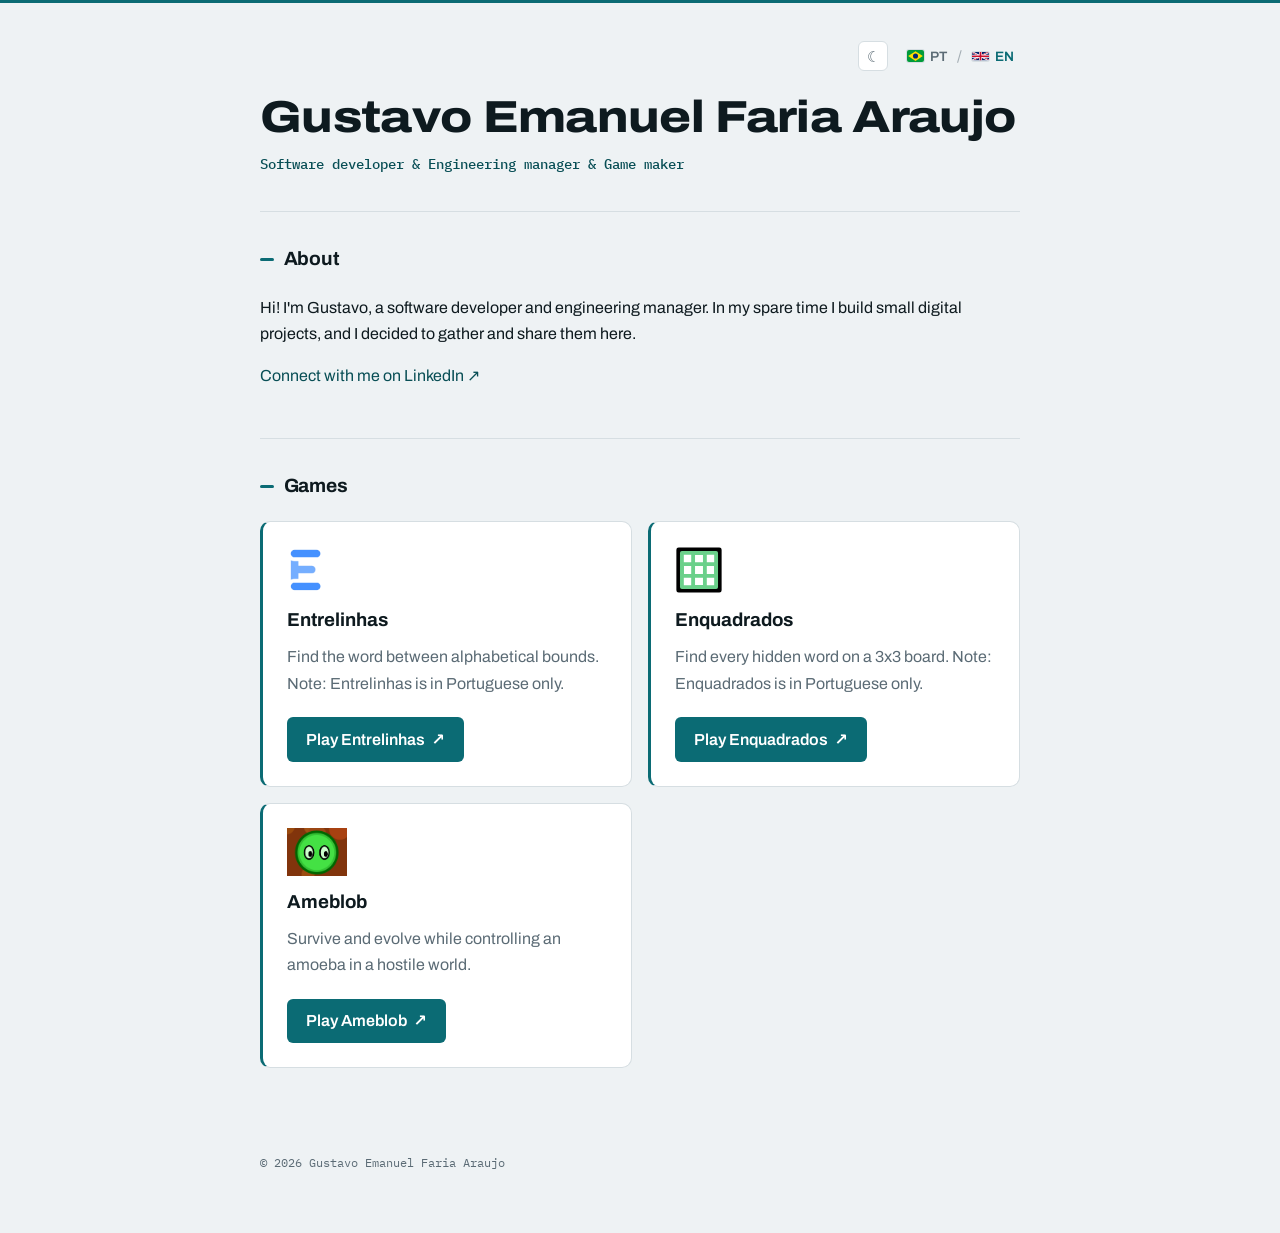
<file: index.html>
<!DOCTYPE html>
<html lang="pt-BR">
<head>
  <meta charset="UTF-8" />
  <meta name="viewport" content="width=device-width, initial-scale=1.0" />

  <!-- Primary metadata (English; the page body itself is bilingual) -->
  <title>Gustavo Emanuel Faria Araujo</title>
  <meta name="description" content="Personal site of Gustavo Emanuel Faria Araujo, software developer and manager, featuring the digital games and projects I build." />
  <link rel="canonical" href="https://gustavoefa.com.br/" />

  <!-- Favicons -->
  <link rel="icon" href="./assets/favicon.svg" type="image/svg+xml" />
  <link rel="icon" href="./assets/favicon.png" sizes="any" />
  <link rel="apple-touch-icon" href="./assets/favicon.png" />

  <script>
    // Set the theme before first paint to avoid a flash: stored choice wins,
    // else the OS preference, else light.
    (function () {
      try {
        var t = localStorage.getItem("theme");
        if (t !== "dark" && t !== "light") {
          t = window.matchMedia && window.matchMedia("(prefers-color-scheme: dark)").matches ? "dark" : "light";
        }
        document.documentElement.setAttribute("data-theme", t);
      } catch (e) {}
    })();
  </script>

  <!-- Open Graph (LinkedIn, WhatsApp, Facebook) -->
  <meta property="og:type" content="website" />
  <meta property="og:url" content="https://gustavoefa.com.br/" />
  <meta property="og:site_name" content="Gustavo Emanuel Faria Araujo" />
  <meta property="og:title" content="Gustavo Emanuel Faria Araujo" />
  <meta property="og:description" content="Personal site of Gustavo Emanuel Faria Araujo, software developer and manager, featuring the digital games and projects I build." />
  <meta property="og:image" content="https://gustavoefa.com.br/assets/og-cover.png" />
  <meta property="og:image:width" content="1200" />
  <meta property="og:image:height" content="630" />
  <meta property="og:locale" content="pt_BR" />
  <meta property="og:locale:alternate" content="en_US" />

  <!-- Twitter / X -->
  <meta name="twitter:card" content="summary_large_image" />
  <meta name="twitter:title" content="Gustavo Emanuel Faria Araujo" />
  <meta name="twitter:description" content="Personal site of Gustavo Emanuel Faria Araujo, software developer and manager, featuring the digital games and projects I build." />
  <meta name="twitter:image" content="https://gustavoefa.com.br/assets/og-cover.png" />

  <!-- Structured data: Person -->
  <script type="application/ld+json">
  {
    "@context": "https://schema.org",
    "@type": "Person",
    "name": "Gustavo Emanuel Faria Araujo",
    "jobTitle": "Lead Software Engineer",
    "url": "https://gustavoefa.com.br/",
    "sameAs": ["https://www.linkedin.com/in/gustavoefa/"]
  }
  </script>

  <link rel="preconnect" href="https://fonts.googleapis.com" />
  <link rel="preconnect" href="https://fonts.gstatic.com" crossorigin />
  <link href="https://fonts.googleapis.com/css2?family=Archivo:wdth,wght@75..125,400..800&family=IBM+Plex+Mono:wght@400;500;600&display=swap" rel="stylesheet" />
  <link rel="stylesheet" href="./assets/base.css" />
  <link rel="stylesheet" href="./assets/styles.css" />
</head>
<body>
  <header class="hero">
    <div class="container">
      <div class="toolbar">
        <button type="button" id="theme-btn" class="theme-btn" aria-label="Toggle theme">
          <span class="theme-ico" aria-hidden="true">☾</span>
        </button>
        <div class="lang-switch" role="group" aria-label="Language / Idioma">
          <button type="button" data-lang="pt" class="lang-btn" aria-pressed="false">
            <svg class="flag" viewBox="0 0 28 20" aria-hidden="true"><use href="./assets/flags.svg#flag-br" /></svg>
            <span>PT</span>
          </button>
          <span class="lang-sep">/</span>
          <button type="button" data-lang="en" class="lang-btn" aria-pressed="false">
            <svg class="flag" viewBox="0 0 60 30" aria-hidden="true"><use href="./assets/flags.svg#flag-uk" /></svg>
            <span>EN</span>
          </button>
        </div>
      </div>
      <h1>Gustavo Emanuel Faria Araujo</h1>
      <p class="tagline" data-i18n="tagline">Desenvolvedor &amp; Gerente de software &amp; Criador de jogos</p>
    </div>
  </header>

  <main class="container">
    <!-- About -->
    <section id="sobre" class="section">
      <h2 data-i18n="about_title">Sobre</h2>
      <p data-i18n="about_body">
        Olá! Eu sou o Gustavo, desenvolvedor e gerente de software. Nas horas
        vagas, crio alguns projetos digitais e decidi reuni-los e compartilhá-los aqui.
      </p>
      <p class="links">
        <a href="https://www.linkedin.com/in/gustavoefa/" target="_blank" rel="noopener noreferrer" data-i18n="about_linkedin">
          Conecte-se comigo no LinkedIn ↗
        </a>
      </p>
    </section>

    <!-- Games -->
    <section id="jogos" class="section">
      <h2 data-i18n="games_title">Jogos</h2>
      <div class="cards">
        <article class="card">
          <img class="card-logo" src="./assets/entrelinhas-logo.png" alt="" width="48" height="62" />
          <h3>Entrelinhas</h3>
          <p data-i18n="entrelinhas_desc">Ache palavras entre limites alfabéticos.</p>
          <a class="button" href="/entrelinhas/" target="_blank" rel="noopener noreferrer" data-i18n="entrelinhas_play">Jogar Entrelinhas</a>
        </article>
        <article class="card">
          <img class="card-logo" src="./assets/enquadrados-logo.svg" alt="" width="48" height="48" />
          <h3>Enquadrados</h3>
          <p data-i18n="enquadrados_desc">Ache todas as palavras escondidas num tabuleiro 3x3.</p>
          <a class="button" href="/enquadrados/" target="_blank" rel="noopener noreferrer" data-i18n="enquadrados_play">Jogar Enquadrados</a>
        </article>
        <article class="card">
          <img class="card-logo" src="./assets/ameblob-logo.png" alt="" width="48" height="38" />
          <h3>Ameblob</h3>
          <p data-i18n="ameblob_desc">Sobreviva e evolua controlando uma ameba num mundo hostil.</p>
          <a class="button" href="/ameblob/" target="_blank" rel="noopener noreferrer" data-i18n="ameblob_play">Jogar Ameblob</a>
        </article>
      </div>
    </section>
  </main>

  <footer class="container">
    <p>&copy; <span id="year"></span> Gustavo Emanuel Faria Araujo</p>
  </footer>

  <script>
    const translations = {
      pt: {
        lang: "pt-BR",
        title: "Gustavo Emanuel Faria Araujo",
        description:
          "Site pessoal de Gustavo Emanuel Faria Araujo, desenvolvedor e gerente de software, com os jogos e projetos digitais que eu crio.",
        tagline: "Desenvolvedor & Gerente de software & Criador de jogos",
        about_title: "Sobre",
        about_body:
          "Olá! Eu sou o Gustavo, desenvolvedor e gerente de software. Nas horas vagas, crio alguns projetos digitais e decidi reuni-los e compartilhá-los aqui.",
        about_linkedin: "Conecte-se comigo no LinkedIn ↗",
        games_title: "Jogos",
        entrelinhas_desc: "Ache palavras entre limites alfabéticos.",
        entrelinhas_play: "Jogar Entrelinhas",
        enquadrados_desc: "Ache todas as palavras escondidas num tabuleiro 3x3.",
        enquadrados_play: "Jogar Enquadrados",
        ameblob_desc: "Sobreviva e evolua controlando uma ameba num mundo hostil.",
        ameblob_play: "Jogar Ameblob",
        theme: { light: "Tema claro", dark: "Tema escuro" },
      },
      en: {
        lang: "en",
        title: "Gustavo Emanuel Faria Araujo",
        description:
          "Personal site of Gustavo Emanuel Faria Araujo, software developer and manager, featuring the digital games and projects I build.",
        tagline: "Software developer & Engineering manager & Game maker",
        about_title: "About",
        about_body:
          "Hi! I'm Gustavo, a software developer and engineering manager. In my spare time I build small digital projects, and I decided to gather and share them here.",
        about_linkedin: "Connect with me on LinkedIn ↗",
        games_title: "Games",
        entrelinhas_desc:
          "Find the word between alphabetical bounds. Note: Entrelinhas is in Portuguese only.",
        entrelinhas_play: "Play Entrelinhas",
        enquadrados_desc:
          "Find every hidden word on a 3x3 board. Note: Enquadrados is in Portuguese only.",
        enquadrados_play: "Play Enquadrados",
        ameblob_desc: "Survive and evolve while controlling an amoeba in a hostile world.",
        ameblob_play: "Play Ameblob",
        theme: { light: "Light theme", dark: "Dark theme" },
      },
    };

    function applyLanguage(lang) {
      currentLang = lang;
      const dict = translations[lang] || translations.pt;
      document.documentElement.lang = dict.lang;
      document.title = dict.title;
      document.querySelector('meta[name="description"]').content = dict.description;
      document.querySelectorAll("[data-i18n]").forEach((el) => {
        const key = el.getAttribute("data-i18n");
        if (dict[key]) el.textContent = dict[key];
      });
      document.querySelectorAll(".lang-btn").forEach((btn) => {
        const isActive = btn.dataset.lang === lang;
        btn.classList.toggle("active", isActive);
        btn.setAttribute("aria-pressed", String(isActive));
      });
      renderThemeBtn(dict);
      try {
        localStorage.setItem("lang", lang);
      } catch (e) {}
    }

    document.querySelectorAll(".lang-btn").forEach((btn) => {
      btn.addEventListener("click", () => applyLanguage(btn.dataset.lang));
    });

    // Theme toggle. The theme itself is applied to <html data-theme> before
    // paint by the inline script in <head>; here we sync the button's icon
    // and label to the current theme (and the current language) and persist
    // any click, mirroring the resume page's toggle.
    let currentTheme =
      document.documentElement.getAttribute("data-theme") === "dark" ? "dark" : "light";
    let currentLang = "pt";

    function renderThemeBtn(dict) {
      const btn = document.getElementById("theme-btn");
      if (!btn) return;
      const dark = currentTheme === "dark";
      const ico = btn.querySelector(".theme-ico");
      if (ico) ico.textContent = dark ? "☀" : "☾"; // shows the destination state
      const label = dark ? dict.theme.light : dict.theme.dark; // action: switch to…
      btn.setAttribute("aria-label", label);
      btn.setAttribute("title", label);
    }

    const themeBtn = document.getElementById("theme-btn");
    if (themeBtn)
      themeBtn.addEventListener("click", () => {
        currentTheme = currentTheme === "dark" ? "light" : "dark";
        document.documentElement.setAttribute("data-theme", currentTheme);
        try {
          localStorage.setItem("theme", currentTheme);
        } catch (e) {}
        renderThemeBtn(translations[currentLang] || translations.pt);
      });

    let saved = null;
    try {
      saved = localStorage.getItem("lang");
    } catch (e) {}
    const browserPt = (navigator.language || "").toLowerCase().startsWith("pt");
    currentLang = saved || (browserPt ? "pt" : "en");
    applyLanguage(currentLang);

    document.getElementById("year").textContent = new Date().getFullYear();
  </script>
</body>
</html>
</file>
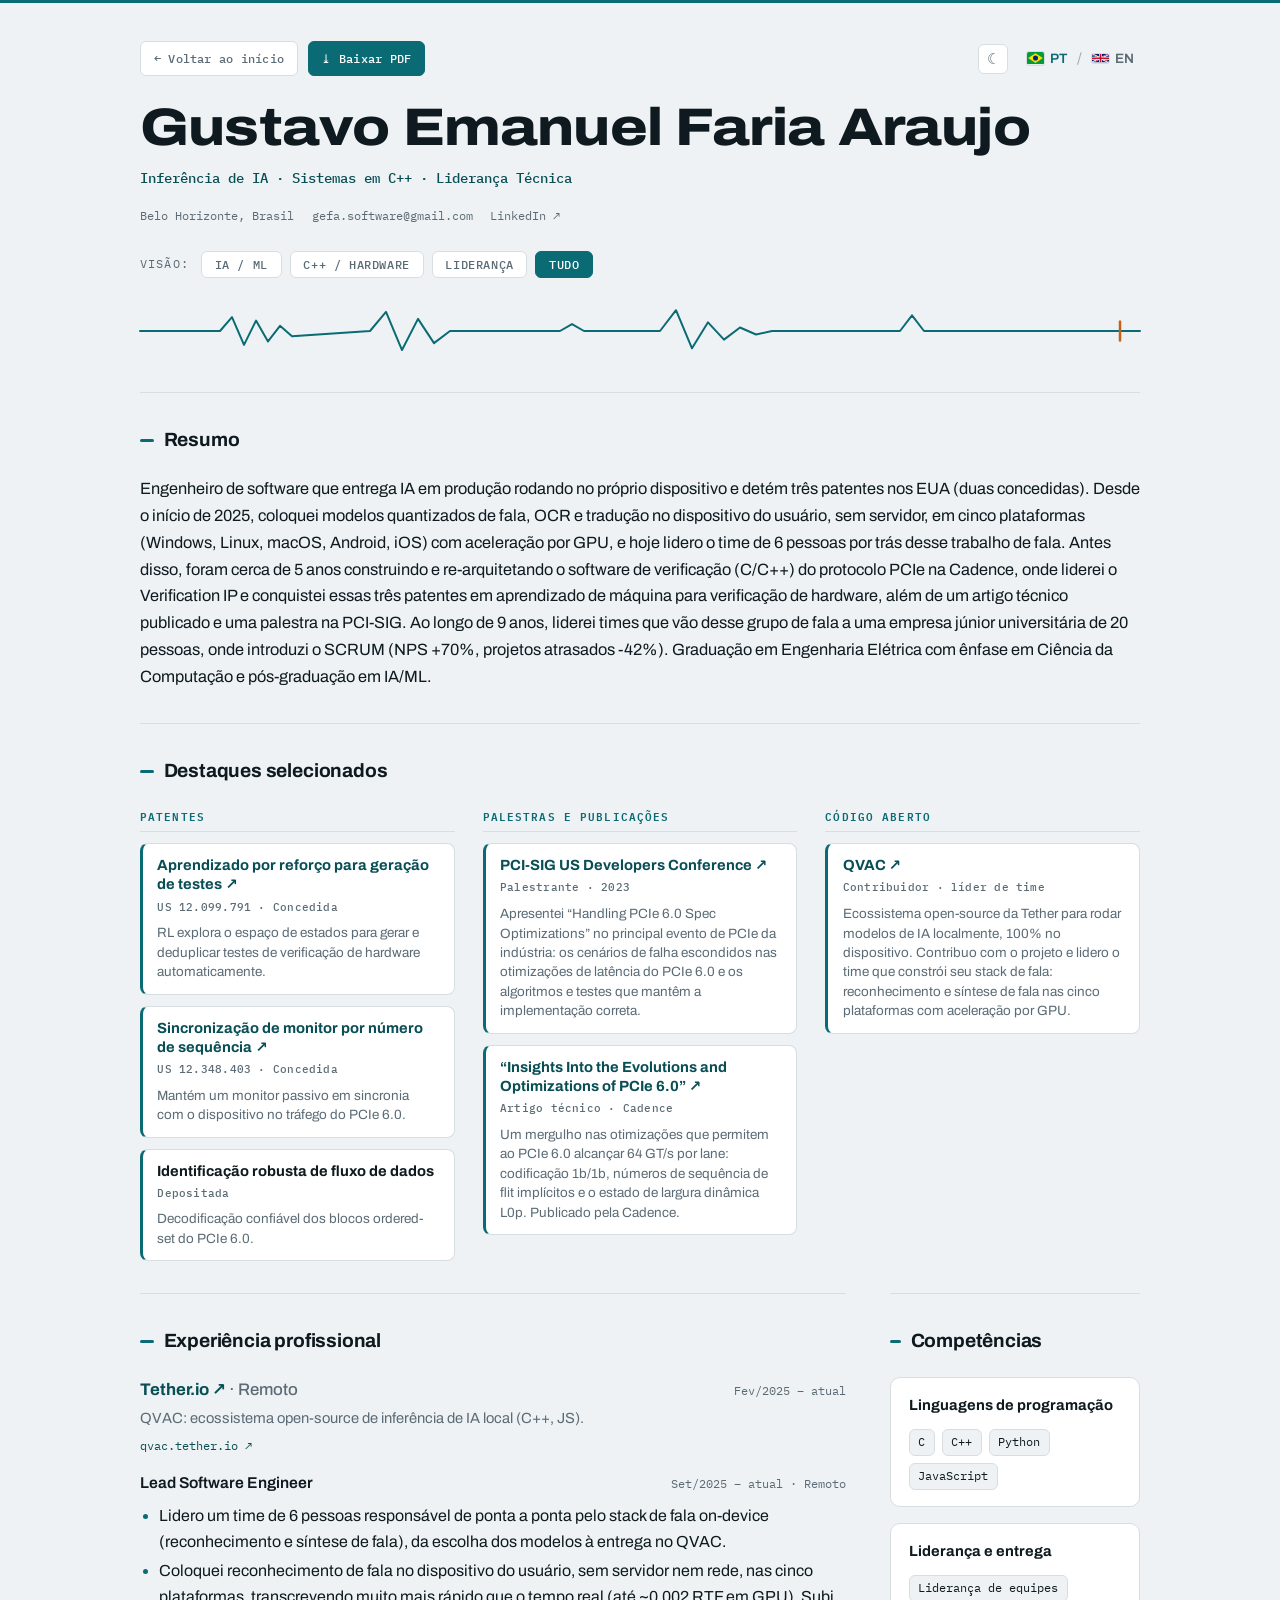
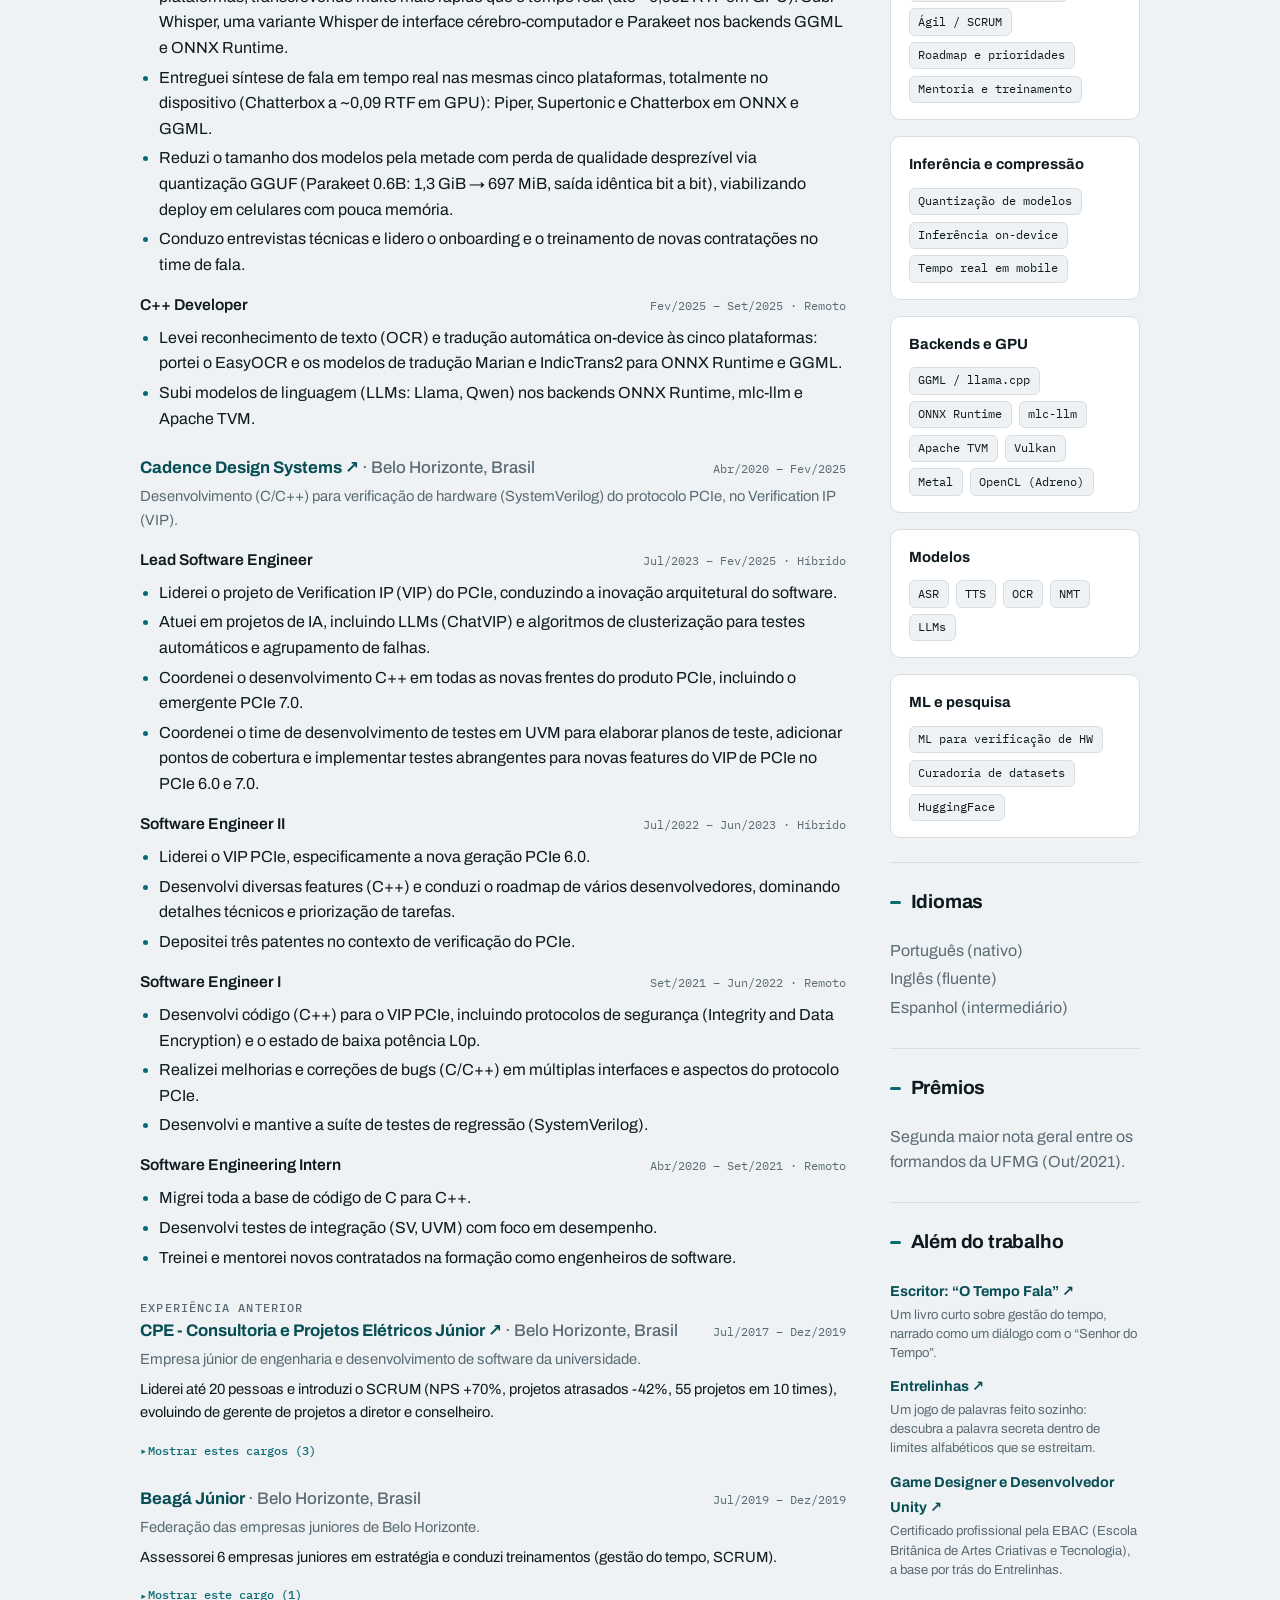
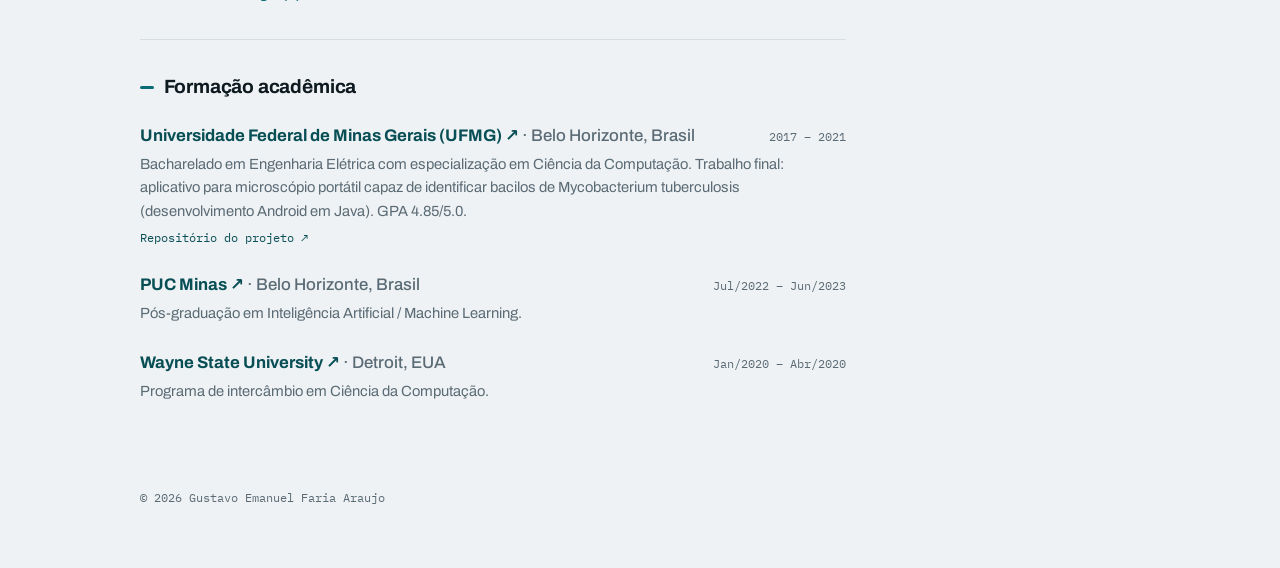
<file: curriculo/index.html>
<!DOCTYPE html>
<html lang="pt-BR">
<head>
  <meta charset="UTF-8" />
  <meta name="viewport" content="width=device-width, initial-scale=1.0" />
  <meta name="robots" content="noindex, nofollow" />
  <title>Gustavo Araujo - Currículo</title>
  <meta name="description" content="Currículo de Gustavo Araujo, Lead Software Engineer." />
  <link rel="icon" href="../assets/favicon.svg" type="image/svg+xml" />
  <link rel="icon" href="../assets/favicon.png" sizes="any" />
  <link rel="apple-touch-icon" href="../assets/favicon.png" />
  <script>
    // Set the theme before first paint to avoid a flash: stored choice wins,
    // else the OS preference, else light (the default datasheet look).
    (function () {
      try {
        var t = localStorage.getItem("resumeTheme");
        if (t !== "dark" && t !== "light") {
          t = window.matchMedia && window.matchMedia("(prefers-color-scheme: dark)").matches ? "dark" : "light";
        }
        document.documentElement.setAttribute("data-theme", t);
      } catch (e) {}
    })();
  </script>
  <link rel="preconnect" href="https://fonts.googleapis.com" />
  <link rel="preconnect" href="https://fonts.gstatic.com" crossorigin />
  <link href="https://fonts.googleapis.com/css2?family=Archivo:wdth,wght@75..125,400..800&family=IBM+Plex+Mono:wght@400;500;600&display=swap" rel="stylesheet" />
  <link rel="stylesheet" href="../assets/base.css" />
  <link rel="stylesheet" href="../assets/resume.css" />
</head>
<body>
  <header class="resume-hero">
    <div class="container">
      <div class="toolbar">
        <div class="toolbar-left">
          <a href="../" id="r-back" class="back-btn">← Voltar ao início</a>
          <a id="r-print" class="back-btn print-btn" href="../assets/Gustavo-Araujo-Resume.pdf" download="Gustavo-Araujo-Curriculo.pdf">⤓ Baixar PDF</a>
        </div>
        <div class="toolbar-right">
        <button type="button" id="r-theme" class="theme-btn" aria-label="Toggle theme">
          <span class="theme-ico" aria-hidden="true">☾</span>
        </button>
        <div class="lang-switch" role="group" aria-label="Language / Idioma">
          <button type="button" data-lang="pt" class="lang-btn" aria-pressed="false">
            <svg class="flag" viewBox="0 0 28 20" aria-hidden="true"><use href="../assets/flags.svg#flag-br" /></svg>
            <span>PT</span>
          </button>
          <span class="lang-sep">/</span>
          <button type="button" data-lang="en" class="lang-btn" aria-pressed="false">
            <svg class="flag" viewBox="0 0 60 30" aria-hidden="true"><use href="../assets/flags.svg#flag-uk" /></svg>
            <span>EN</span>
          </button>
        </div>
        </div>
      </div>
      <h1 id="r-name">Gustavo Emanuel Faria Araujo</h1>
      <p class="role" id="r-role">Lead Software Engineer</p>
      <div class="contact" id="r-contact"></div>
      <svg class="wave" viewBox="0 0 1000 60" preserveAspectRatio="none" aria-hidden="true">
        <path class="trace" pathLength="100" d="M0 30 L80 30 L92 14 L104 46 L116 18 L128 42 L140 24 L152 36 L230 30 L246 8 L262 52 L278 16 L294 44 L310 30 L420 30 L432 22 L444 30 L520 30 L536 6 L552 50 L568 20 L584 40 L600 26 L616 34 L632 30 L760 30 L772 12 L784 30 L1000 30" />
        <line class="cursor" x1="980" y1="19" x2="980" y2="41" />
      </svg>
    </div>
  </header>

  <main class="container">
    <section class="section">
      <h2 id="r-summary-title">Resumo</h2>
      <p class="summary" id="r-summary"></p>
    </section>

    <section class="section">
      <h2 id="r-highlights-title">Destaques selecionados</h2>
      <div class="highlights" id="r-highlights"></div>
    </section>

    <div class="resume-layout">
      <div class="resume-main">
        <section class="section">
          <h2 id="r-exp-title">Experiência profissional</h2>
          <div id="r-experience"></div>
        </section>

      <section class="section">
        <h2 id="r-edu-title">Formação acadêmica</h2>
        <div id="r-education"></div>
      </section>
    </div>

    <aside class="resume-side">
      <section class="section">
        <h2 id="r-skills-title">Competências</h2>
        <div class="skill-grid" id="r-skills"></div>
      </section>

      <section class="section">
        <h2 id="r-lang-title">Idiomas</h2>
        <ul class="side-list" id="r-languages"></ul>
      </section>

      <section class="section">
        <h2 id="r-awards-title">Prêmios</h2>
        <ul class="side-list" id="r-awards"></ul>
      </section>

      <section class="section">
        <h2 id="r-beyond-title">Além do trabalho</h2>
        <ul class="beyond-list" id="r-beyond"></ul>
      </section>
    </aside>
    </div>
  </main>

  <footer class="container">
    <p>&copy; <span id="year"></span> Gustavo Emanuel Faria Araujo</p>
  </footer>

  <script>window.RESUME_DEFAULT_LANG = "pt";</script>
  <script src="../assets/resume.js"></script>
</body>
</html>
</file>
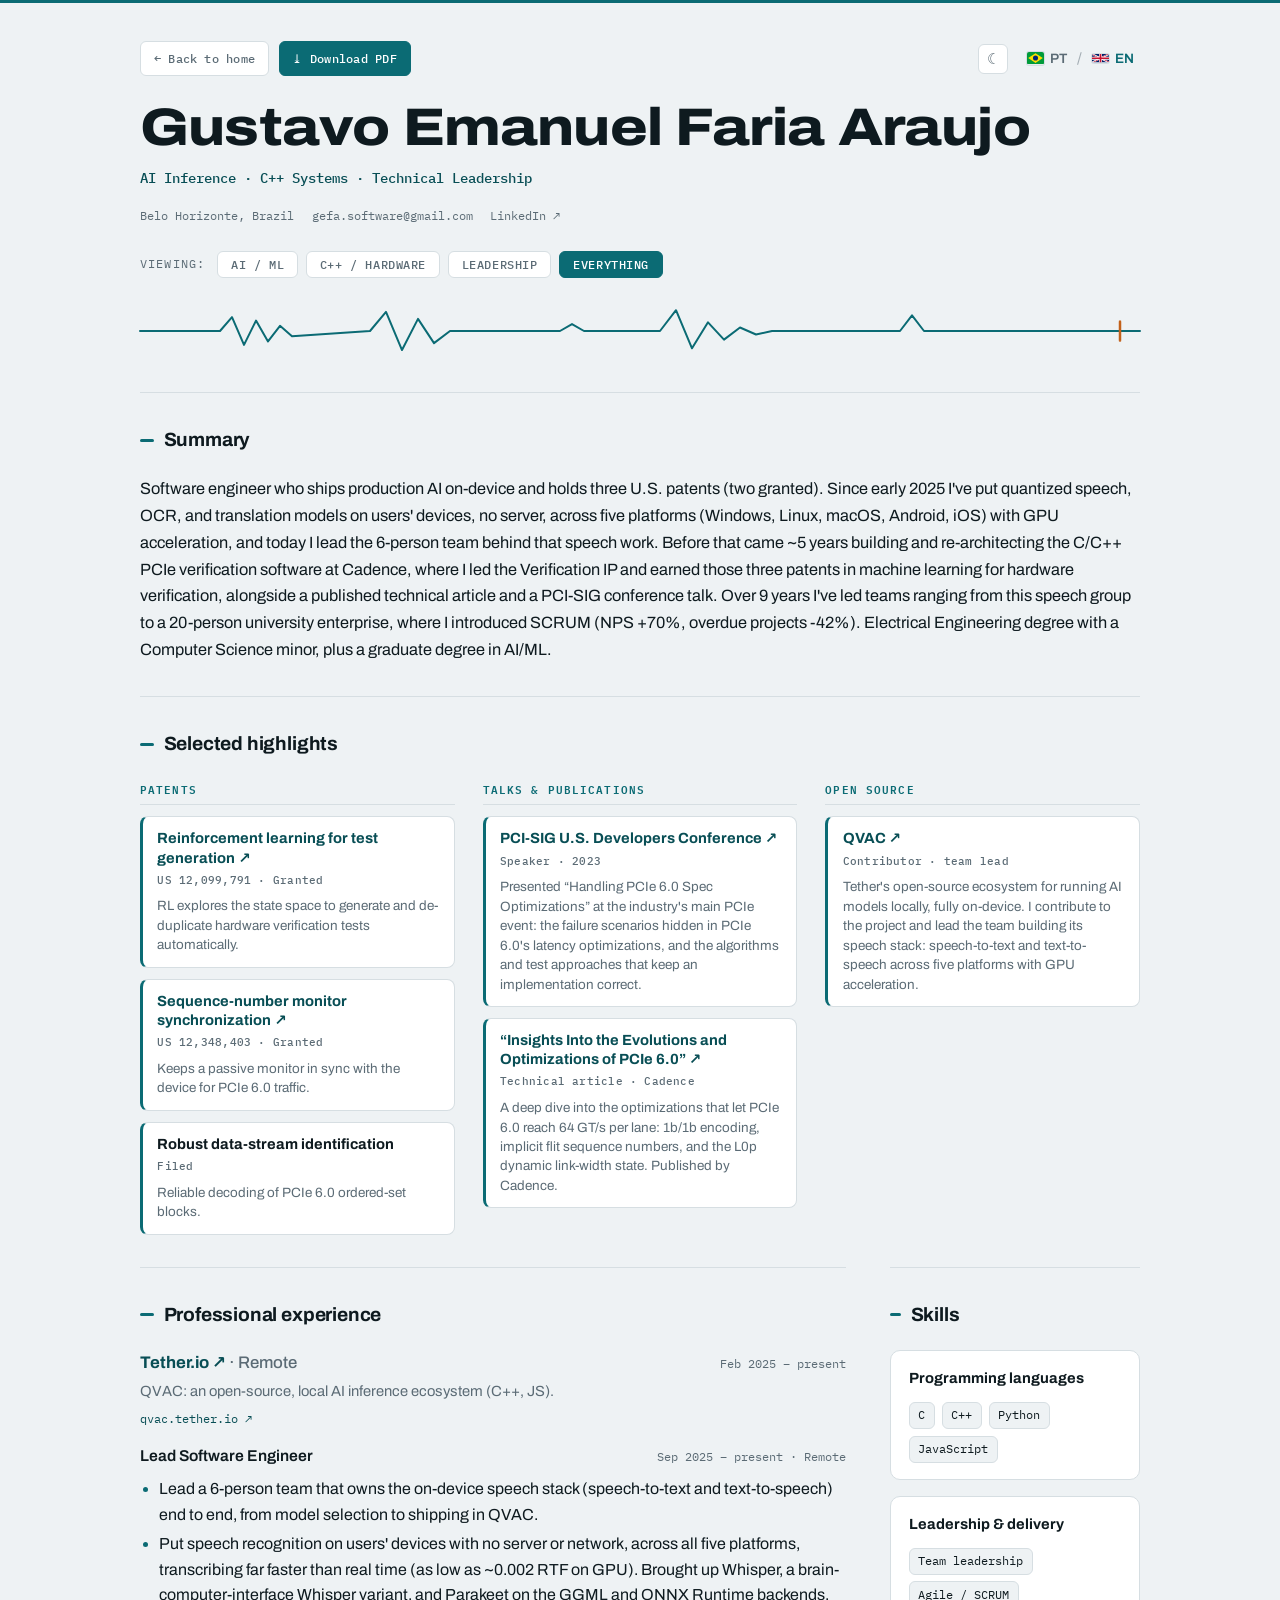
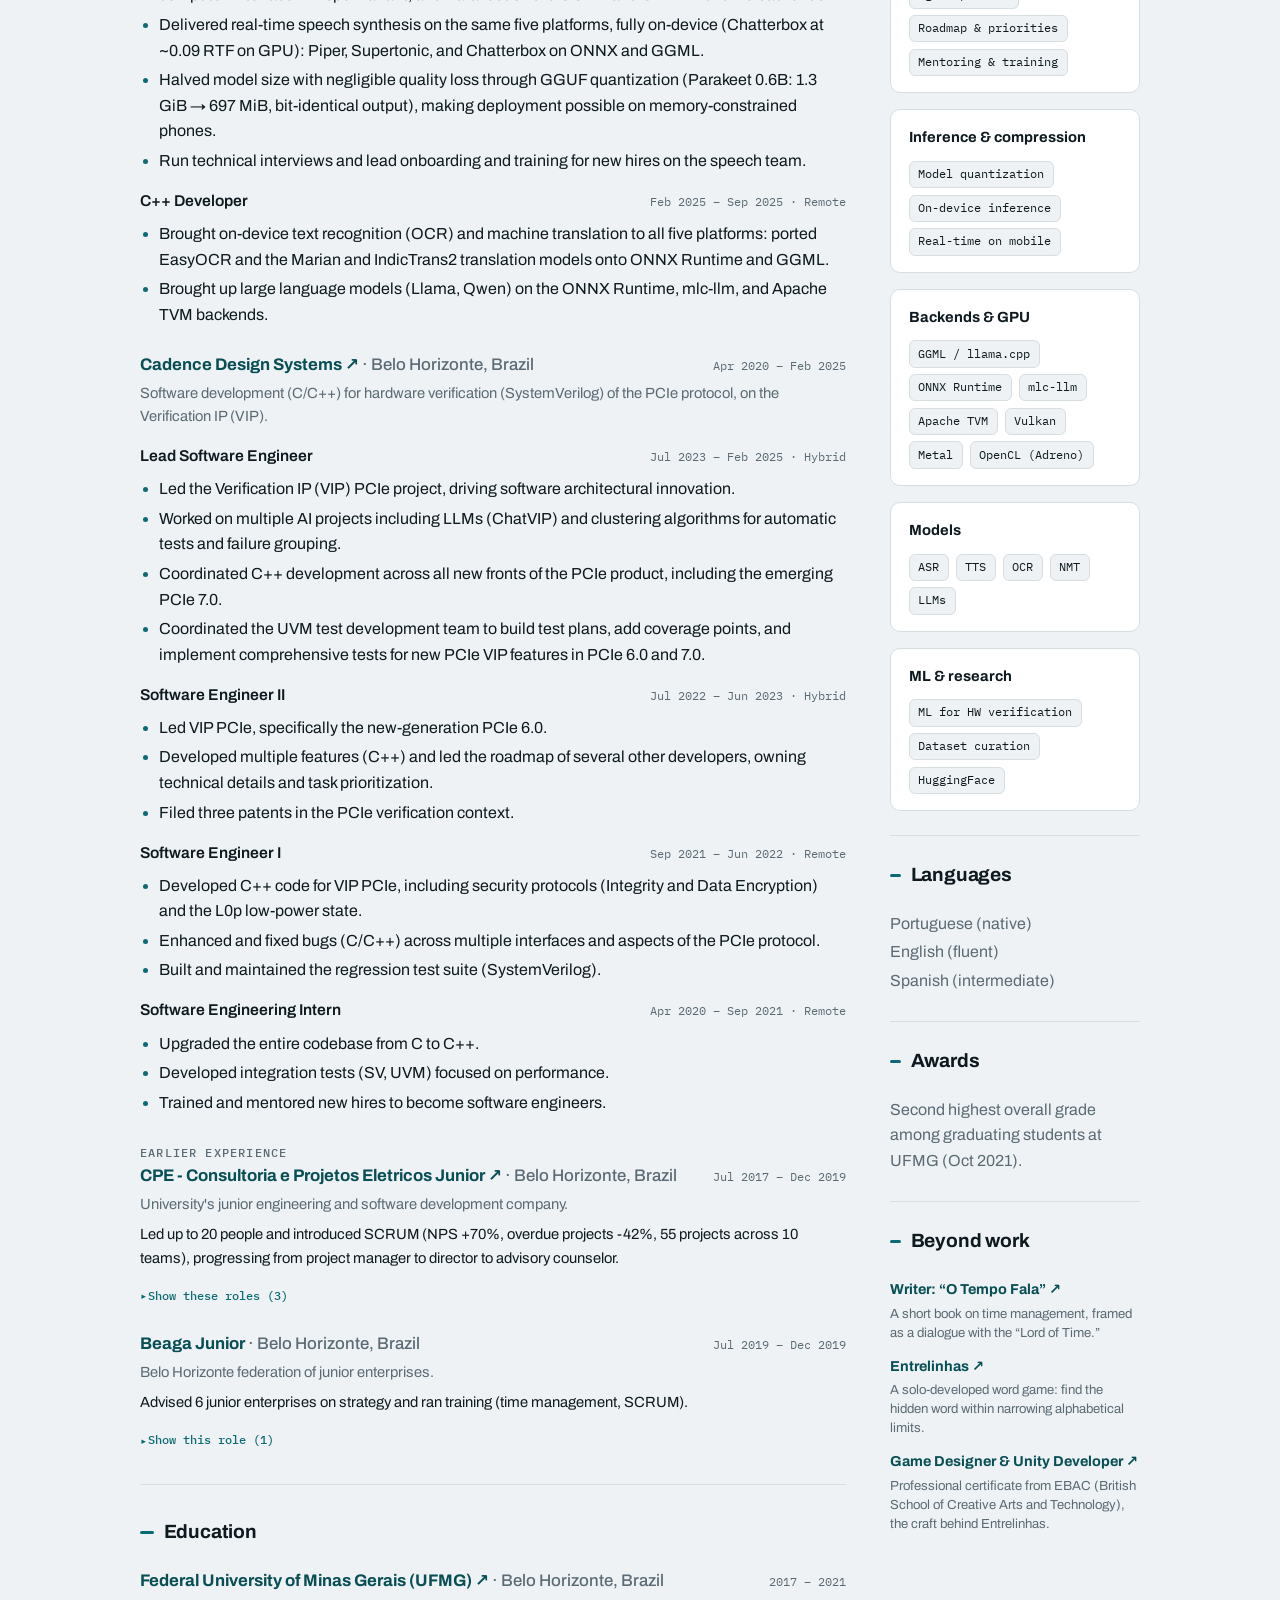
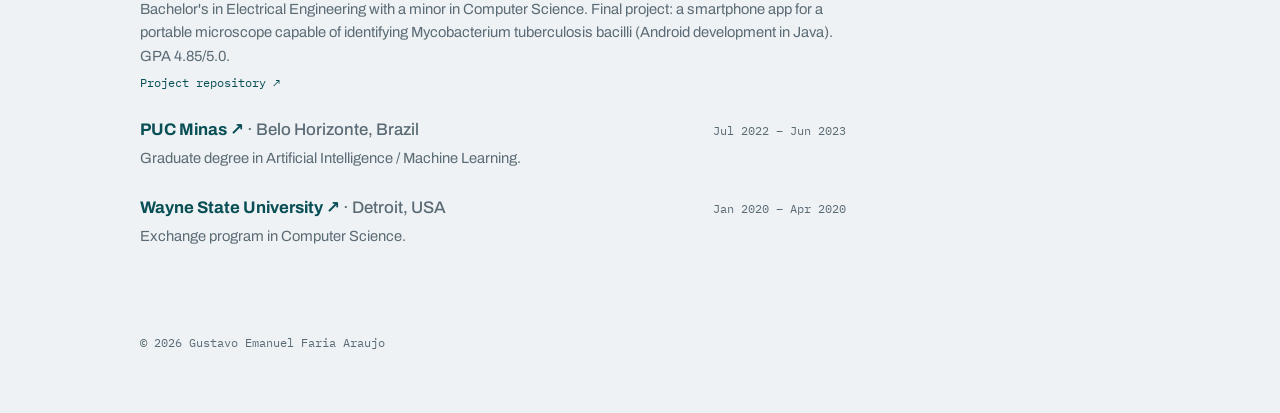
<file: resume/index.html>
<!DOCTYPE html>
<html lang="en">
<head>
  <meta charset="UTF-8" />
  <meta name="viewport" content="width=device-width, initial-scale=1.0" />
  <meta name="robots" content="noindex, nofollow" />
  <title>Gustavo Araujo - Resume</title>
  <meta name="description" content="Resume of Gustavo Araujo, Lead Software Engineer." />
  <link rel="icon" href="../assets/favicon.svg" type="image/svg+xml" />
  <link rel="icon" href="../assets/favicon.png" sizes="any" />
  <link rel="apple-touch-icon" href="../assets/favicon.png" />
  <script>
    // Set the theme before first paint to avoid a flash: stored choice wins,
    // else the OS preference, else light (the default datasheet look).
    (function () {
      try {
        var t = localStorage.getItem("resumeTheme");
        if (t !== "dark" && t !== "light") {
          t = window.matchMedia && window.matchMedia("(prefers-color-scheme: dark)").matches ? "dark" : "light";
        }
        document.documentElement.setAttribute("data-theme", t);
      } catch (e) {}
    })();
  </script>
  <link rel="preconnect" href="https://fonts.googleapis.com" />
  <link rel="preconnect" href="https://fonts.gstatic.com" crossorigin />
  <link href="https://fonts.googleapis.com/css2?family=Archivo:wdth,wght@75..125,400..800&family=IBM+Plex+Mono:wght@400;500;600&display=swap" rel="stylesheet" />
  <link rel="stylesheet" href="../assets/base.css" />
  <link rel="stylesheet" href="../assets/resume.css" />
</head>
<body>
  <header class="resume-hero">
    <div class="container">
      <div class="toolbar">
        <div class="toolbar-left">
          <a href="../" id="r-back" class="back-btn">← Back to home</a>
          <a id="r-print" class="back-btn print-btn" href="../assets/Gustavo-Araujo-Resume.pdf" download="Gustavo-Araujo-Resume.pdf">⤓ Download PDF</a>
        </div>
        <div class="toolbar-right">
        <button type="button" id="r-theme" class="theme-btn" aria-label="Toggle theme">
          <span class="theme-ico" aria-hidden="true">☾</span>
        </button>
        <div class="lang-switch" role="group" aria-label="Language / Idioma">
          <button type="button" data-lang="pt" class="lang-btn" aria-pressed="false">
            <svg class="flag" viewBox="0 0 28 20" aria-hidden="true"><use href="../assets/flags.svg#flag-br" /></svg>
            <span>PT</span>
          </button>
          <span class="lang-sep">/</span>
          <button type="button" data-lang="en" class="lang-btn" aria-pressed="false">
            <svg class="flag" viewBox="0 0 60 30" aria-hidden="true"><use href="../assets/flags.svg#flag-uk" /></svg>
            <span>EN</span>
          </button>
        </div>
        </div>
      </div>
      <h1 id="r-name">Gustavo Emanuel Faria Araujo</h1>
      <p class="role" id="r-role">Lead Software Engineer</p>
      <div class="contact" id="r-contact"></div>
      <svg class="wave" viewBox="0 0 1000 60" preserveAspectRatio="none" aria-hidden="true">
        <path class="trace" pathLength="100" d="M0 30 L80 30 L92 14 L104 46 L116 18 L128 42 L140 24 L152 36 L230 30 L246 8 L262 52 L278 16 L294 44 L310 30 L420 30 L432 22 L444 30 L520 30 L536 6 L552 50 L568 20 L584 40 L600 26 L616 34 L632 30 L760 30 L772 12 L784 30 L1000 30" />
        <line class="cursor" x1="980" y1="19" x2="980" y2="41" />
      </svg>
    </div>
  </header>

  <main class="container">
    <section class="section">
      <h2 id="r-summary-title">Summary</h2>
      <p class="summary" id="r-summary"></p>
    </section>

    <section class="section">
      <h2 id="r-highlights-title">Selected highlights</h2>
      <div class="highlights" id="r-highlights"></div>
    </section>

    <div class="resume-layout">
      <div class="resume-main">
        <section class="section">
          <h2 id="r-exp-title">Professional experience</h2>
          <div id="r-experience"></div>
        </section>

      <section class="section">
        <h2 id="r-edu-title">Education</h2>
        <div id="r-education"></div>
      </section>
    </div>

    <aside class="resume-side">
      <section class="section">
        <h2 id="r-skills-title">Skills</h2>
        <div class="skill-grid" id="r-skills"></div>
      </section>

      <section class="section">
        <h2 id="r-lang-title">Languages</h2>
        <ul class="side-list" id="r-languages"></ul>
      </section>

      <section class="section">
        <h2 id="r-awards-title">Awards</h2>
        <ul class="side-list" id="r-awards"></ul>
      </section>

      <section class="section">
        <h2 id="r-beyond-title">Beyond work</h2>
        <ul class="beyond-list" id="r-beyond"></ul>
      </section>
    </aside>
    </div>
  </main>

  <footer class="container">
    <p>&copy; <span id="year"></span> Gustavo Emanuel Faria Araujo</p>
  </footer>

  <script>window.RESUME_DEFAULT_LANG = "en";</script>
  <script src="../assets/resume.js"></script>
</body>
</html>
</file>
<file: assets/base.css>
/* Shared foundation for every page: design tokens, reset, and the
   PT/EN language switch component. Link this before any page sheet. */

:root {
  --bg: #0f1220;
  --surface: #1a1f35;
  --text: #e8eaf2;
  --muted: #9aa0b5;
  --accent: #6c8cff;
  --accent-hover: #88a2ff;
  --radius: 14px;
}

* {
  box-sizing: border-box;
}

body {
  margin: 0;
  font-family: system-ui, -apple-system, "Segoe UI", Roboto, sans-serif;
  background: var(--bg);
  color: var(--text);
  line-height: 1.6;
}

/* Language switch */
.lang-switch {
  display: flex;
  align-items: center;
  gap: 0.25rem;
}

.lang-btn {
  display: inline-flex;
  align-items: center;
  gap: 0.35rem;
  background: none;
  border: none;
  color: var(--muted);
  font: inherit;
  font-size: 0.85rem;
  font-weight: 600;
  letter-spacing: 0.03em;
  padding: 0.15rem 0.35rem;
  cursor: pointer;
  border-radius: 6px;
  transition: color 0.15s ease;
}

.lang-btn:hover {
  color: var(--text);
}

.lang-btn.active {
  color: var(--accent);
}

.flag {
  width: 1.25em;
  height: auto;
  border-radius: 2px;
  display: block;
  box-shadow: 0 0 0 1px rgba(255, 255, 255, 0.15);
}

.lang-sep {
  color: var(--muted);
  opacity: 0.5;
}
</file>
<file: assets/styles.css>
/* Page-specific styles for the landing page. Shared reset and the
   language-switch component live in base.css (linked first).

   Palette/typography mirror the resume page (assets/resume.css): cool paper,
   a signal-teal accent, Archivo for display type, IBM Plex Mono for small
   readout-style labels. Kept a separate copy (not a shared import) so each
   page's tokens can drift independently if needed. Toggled via data-theme on
   <html>, set before paint by an inline script in index.html; the toggle
   button persists the choice to localStorage under "theme". */

:root {
  --paper: #eef2f4;
  --surface: #ffffff;
  --ink: #0e1a1f;
  --text: #0e1a1f;
  --muted: #5b6b75;
  --line: #d6dee2;
  --accent: #0b6b74;
  --accent-strong: #084e55;
  --accent-hover: #0b6b74;
  --radius: 10px;
  --bg: #eef2f4;
  --mono: "IBM Plex Mono", ui-monospace, "Cascadia Code", Consolas, monospace;
  --sans: "Archivo", system-ui, -apple-system, "Segoe UI", Roboto, sans-serif;
}

:root[data-theme="dark"] {
  --paper: #0b1316;
  --surface: #121e22;
  --ink: #e8eff0;
  --text: #e8eff0;
  --muted: #8ba2a8;
  --line: rgba(255, 255, 255, 0.1);
  --accent: #2fb9b3;
  --accent-strong: #5fd6cf;
  --accent-hover: #5fd6cf;
  --bg: #0b1316;
}

html {
  scroll-behavior: smooth;
}

body {
  font-family: var(--sans);
}

.container {
  width: min(760px, 92%);
  margin: 0 auto;
}

a:focus-visible,
button:focus-visible {
  outline: 2px solid var(--accent);
  outline-offset: 2px;
  border-radius: 4px;
}

/* The lang-switch flag ring (white in base.css) is invisible on light paper. */
.flag {
  box-shadow: 0 0 0 1px var(--line);
}

/* Toolbar: theme toggle + language switch, top-right. */
.toolbar {
  display: flex;
  justify-content: flex-end;
  align-items: center;
  gap: 0.85rem;
  margin-bottom: 1.5rem;
}

.theme-btn {
  display: inline-flex;
  align-items: center;
  justify-content: center;
  width: 30px;
  height: 30px;
  padding: 0;
  background: var(--surface);
  border: 1px solid var(--line);
  border-radius: 6px;
  color: var(--muted);
  font-size: 0.95rem;
  line-height: 1;
  cursor: pointer;
  transition: color 0.15s ease, border-color 0.15s ease;
}

.theme-btn:hover {
  color: var(--accent-strong);
  border-color: var(--accent);
}

.theme-ico {
  display: block;
}

.hero {
  padding: 2.4rem 0 2.2rem;
  background: transparent;
  border-top: 3px solid var(--accent);
  text-align: left;
}

.hero h1 {
  margin: 0;
  font-weight: 800;
  font-stretch: 115%;
  letter-spacing: -0.015em;
  line-height: 1.02;
  font-size: clamp(1.9rem, 5.5vw, 2.8rem);
  color: var(--ink);
}

.tagline {
  margin: 0.75rem 0 0;
  font-family: var(--mono);
  font-weight: 500;
  font-size: 0.88rem;
  color: var(--accent-strong);
}

.section {
  padding: 2rem 0;
  border-top: 1px solid var(--line);
}

.section h2 {
  display: flex;
  align-items: center;
  gap: 0.6rem;
  margin: 0 0 1.25rem;
  font-weight: 700;
  font-size: 1.2rem;
  letter-spacing: -0.01em;
  color: var(--ink);
}

.section h2::before {
  content: "";
  flex: none;
  width: 14px;
  height: 3px;
  border-radius: 2px;
  background: var(--accent);
}

.section p {
  color: var(--ink);
  line-height: 1.65;
}

.links a,
.section a {
  color: var(--accent-strong);
  text-decoration: none;
}

.links a:hover,
.section a:hover {
  color: var(--accent);
  text-decoration: underline;
}

.cards {
  display: grid;
  gap: 1rem;
  grid-template-columns: repeat(2, minmax(240px, 1fr));
}

@media (max-width: 560px) {
  .cards {
    grid-template-columns: 1fr;
  }
}

.card {
  display: flex;
  flex-direction: column;
  align-items: flex-start;
  background: var(--surface);
  border: 1px solid var(--line);
  border-left: 3px solid var(--accent);
  border-radius: var(--radius);
  padding: 1.5rem;
  transition: border-color 0.15s ease, transform 0.15s ease, box-shadow 0.15s ease;
}

.card:hover {
  transform: translateY(-1px);
  box-shadow: 0 8px 22px rgba(14, 26, 31, 0.07);
}

.card-logo {
  display: block;
  height: 48px;
  width: auto;
  margin-bottom: 0.75rem;
}

.card h3 {
  margin: 0 0 0.5rem;
  color: var(--ink);
}

.card p {
  color: var(--muted);
  margin: 0 0 1.25rem;
}

.section a.button {
  display: inline-block;
  margin-top: auto;
  background: var(--accent);
  color: #fff;
  font-weight: 600;
  padding: 0.6rem 1.2rem;
  border-radius: 6px;
  text-decoration: none;
  transition: background 0.15s ease;
}

.section a.button::after {
  content: "↗";
  display: inline-block;
  margin-left: 0.4em;
}

.section a.button:hover {
  background: var(--accent-strong);
  color: #fff;
  text-decoration: none;
}

footer {
  padding: 2.5rem 0 3rem;
  font-family: var(--mono);
  color: var(--muted);
  text-align: left;
  font-size: 0.78rem;
}
</file>
<file: assets/resume.css>
/* Resume page styles: an engineer's instrument readout.
   The throughline of Gustavo's work (PCIe signal integrity, speech waveforms,
   real-time factor, quantization) is measurement and signal, so the page reads
   like a precise datasheet: cool paper, a signal-teal accent, monospace for
   every measurement, and one signature, the oscilloscope trace that sweeps in
   under the hero.

   This file is linked ONLY by /resume and /curriculo, so the token overrides
   below stay scoped to the resume and never touch the landing page (which loads
   base.css + styles.css). Shared reset and the language switch live in base.css;
   the tokens here re-skin the few base components it styles (lang switch, flags).
   Class/id names are kept exactly as resume.js expects. */

:root {
  --paper: #eef2f4;          /* cool off-white page (deliberately not cream) */
  --surface: #ffffff;        /* readout panels / cards */
  --ink: #0e1a1f;            /* deep cool near-black text */
  --text: #0e1a1f;           /* base.css lang switch reads --text */
  --muted: #5b6b75;          /* slate secondary text */
  --line: #d6dee2;           /* hairlines, grid, borders */
  --accent: #0b6b74;         /* signal teal: channel 1 */
  --accent-strong: #084e55;  /* darker teal for hover/links */
  --accent-hover: #0b6b74;   /* base.css contact links read --accent-hover */
  --live: #c2611a;           /* amber: the one "live" marker (scope playhead) */
  --trace: rgba(11, 107, 116, 0.16);
  --radius: 10px;
  --bg: #eef2f4;             /* base.css body reads --bg */
  --mono: "IBM Plex Mono", ui-monospace, "Cascadia Code", Consolas, monospace;
  --sans: "Archivo", system-ui, -apple-system, "Segoe UI", Roboto, sans-serif;
}

/* Dark theme: the same instrument, lights off. A deep teal-slate panel with a
   brighter signal teal, so the scope trace reads as a glowing readout. Toggled
   via data-theme on <html> (set before paint by an inline script in each page;
   the toggle button persists the choice to localStorage). */
:root[data-theme="dark"] {
  --paper: #0b1316;
  --surface: #121e22;
  --ink: #e8eff0;
  --text: #e8eff0;
  --muted: #8ba2a8;
  --line: rgba(255, 255, 255, 0.1);
  --accent: #2fb9b3;
  --accent-strong: #5fd6cf;
  --accent-hover: #5fd6cf;
  --live: #e08a3c;
  --trace: rgba(47, 185, 179, 0.2);
  --bg: #0b1316;
}

body {
  font-family: var(--sans);
  background: var(--bg);
  color: var(--text);
}

.container {
  width: min(1000px, 92%);
  margin: 0 auto;
}

/* Accessibility floor: a clearly visible keyboard focus ring everywhere. */
a:focus-visible,
button:focus-visible,
.tag:focus-visible,
.lens-pill:focus-visible {
  outline: 2px solid var(--accent);
  outline-offset: 2px;
  border-radius: 4px;
}

/* The lang-switch flag ring (white in base.css) is invisible on light paper. */
.flag {
  box-shadow: 0 0 0 1px var(--line);
}

/* Two-column body: wide main text + narrow side rail */
.resume-layout {
  display: grid;
  grid-template-columns: minmax(0, 1fr) 250px;
  gap: 0 2.75rem;
  align-items: start;
}

.resume-main > .section:first-child,
.resume-side > .section:first-child {
  padding-top: 2rem;
}

.resume-side .section {
  padding: 1.5rem 0;
}

.resume-side h2 {
  font-size: 1rem;
}

@media (max-width: 760px) {
  .resume-layout {
    grid-template-columns: 1fr;
    gap: 0;
  }

  .resume-side > .section:first-child {
    border-top: 1px solid var(--line);
    padding-top: 2rem;
  }
}

/* ------------------------------------------------------------------ *
 * Hero: a left-aligned instrument header. A mono coordinate eyebrow, an
 * expanded-weight nameplate, a mono role readout, then the signal trace.
 * ------------------------------------------------------------------ */
.resume-hero {
  padding: 2.4rem 0 2.2rem;
  background: transparent;
  border-top: 3px solid var(--accent); /* the page's "power-on" bar */
  text-align: left;
}

.resume-hero h1 {
  margin: 0;
  font-family: var(--sans);
  font-weight: 800;
  font-stretch: 115%; /* Archivo width axis: a wide, engineered nameplate */
  letter-spacing: -0.015em;
  line-height: 1.02;
  font-size: clamp(2rem, 5.5vw, 3.3rem);
  color: var(--ink);
}

.resume-hero .role {
  margin: 0.75rem 0 0;
  font-family: var(--mono);
  font-weight: 500;
  letter-spacing: 0;
  text-transform: none;
  font-size: 0.88rem;
  color: var(--accent-strong);
}

.contact {
  margin: 1rem 0 0;
  display: flex;
  flex-wrap: wrap;
  justify-content: flex-start;
  gap: 0.35rem 1.1rem;
  font-family: var(--mono);
  font-size: 0.78rem;
  color: var(--muted);
}

.contact a {
  color: var(--muted);
  text-decoration: none;
  border-bottom: 1px solid transparent;
}

.contact a:hover {
  color: var(--accent-strong);
  border-bottom-color: var(--accent);
}

/* Signature: an oscilloscope trace that sweeps in on load, closing the hero.
   A stylized speech/PCIe signal with a single amber playhead. Strokes use
   non-scaling-stroke so the full-width horizontal stretch never distorts them. */
.wave {
  display: block;
  width: 100%;
  height: 52px;
  margin: 1.7rem 0 0;
  overflow: visible;
}

.wave .trace {
  fill: none;
  stroke: var(--accent);
  stroke-width: 2;
  stroke-linecap: round;
  stroke-linejoin: round;
  vector-effect: non-scaling-stroke;
  stroke-dasharray: 100;
  stroke-dashoffset: 100;
  animation: scope-sweep 1.7s cubic-bezier(0.2, 0.7, 0.2, 1) forwards;
}

.wave .cursor {
  stroke: var(--live);
  stroke-width: 2.5;
  stroke-linecap: round;
  vector-effect: non-scaling-stroke;
  opacity: 0;
  animation: cursor-in 0.5s ease 1.55s forwards,
    cursor-pulse 2.4s ease-in-out 2.1s infinite;
}

@keyframes scope-sweep {
  to {
    stroke-dashoffset: 0;
  }
}

@keyframes cursor-in {
  to {
    opacity: 1;
  }
}

@keyframes cursor-pulse {
  0%,
  100% {
    opacity: 1;
  }
  50% {
    opacity: 0.3;
  }
}

@media (prefers-reduced-motion: reduce) {
  .wave .trace {
    animation: none;
    stroke-dashoffset: 0;
  }

  .wave .cursor {
    animation: none;
    opacity: 1;
  }
}

/* Toolbar */
.toolbar {
  display: flex;
  align-items: center;
  justify-content: space-between;
  gap: 1rem;
  margin-bottom: 1.6rem;
}

.toolbar-left {
  display: inline-flex;
  align-items: center;
  gap: 0.6rem;
}

/* Right cluster: theme toggle, then the language switch. */
.toolbar-right {
  display: inline-flex;
  align-items: center;
  gap: 0.85rem;
}

.theme-btn {
  display: inline-flex;
  align-items: center;
  justify-content: center;
  width: 30px;
  height: 30px;
  padding: 0;
  background: var(--surface);
  border: 1px solid var(--line);
  border-radius: 6px;
  color: var(--muted);
  font-size: 0.95rem;
  line-height: 1;
  cursor: pointer;
  transition: color 0.15s ease, border-color 0.15s ease;
}

.theme-btn:hover {
  color: var(--accent-strong);
  border-color: var(--accent);
}

.theme-ico {
  display: block;
}

.back-btn {
  display: inline-flex;
  align-items: center;
  gap: 0.4rem;
  background: var(--surface);
  border: 1px solid var(--line);
  color: var(--muted);
  font-family: var(--mono);
  font-size: 0.76rem;
  font-weight: 500;
  letter-spacing: 0.02em;
  padding: 0.4rem 0.8rem;
  border-radius: 6px;
  cursor: pointer;
  text-decoration: none;
  transition: color 0.15s ease, border-color 0.15s ease, background 0.15s ease;
}

.back-btn:hover {
  color: var(--ink);
  border-color: var(--accent);
}

/* Download PDF: accent-filled so recruiters spot it. Triggers print-to-PDF
   (the @media print sheet renders a clean, complete black-on-white resume). */
.print-btn {
  color: #fff;
  background: var(--accent);
  border-color: var(--accent);
}

.print-btn:hover {
  color: #fff;
  background: var(--accent-strong);
  border-color: var(--accent-strong);
}

/* Role lens: a row of instrument toggles under the hero */
.lens-bar {
  display: flex;
  flex-wrap: wrap;
  align-items: center;
  justify-content: flex-start;
  gap: 0.5rem;
  margin: 1.5rem 0 0;
}

.lens-label {
  font-family: var(--mono);
  color: var(--muted);
  font-size: 0.72rem;
  text-transform: uppercase;
  letter-spacing: 0.1em;
  margin-right: 0.25rem;
}

.lens-pill {
  background: var(--surface);
  border: 1px solid var(--line);
  color: var(--muted);
  font-family: var(--mono);
  font-size: 0.74rem;
  font-weight: 500;
  text-transform: uppercase;
  letter-spacing: 0.05em;
  padding: 0.32rem 0.8rem;
  border-radius: 6px;
  cursor: pointer;
  transition: color 0.15s ease, border-color 0.15s ease, background 0.15s ease;
}

.lens-pill:hover {
  color: var(--ink);
  border-color: var(--accent);
}

.lens-pill.active {
  color: #fff;
  background: var(--accent);
  border-color: var(--accent);
}

/* Off-lens content: collapsed, revealed by an expander. Nothing is greyed out. */
.lens-extra {
  display: none;
}

.highlight-card.lens-extra {
  display: none;
}

.entry ul.show-extra > li.lens-extra {
  display: list-item;
}

.highlights-list.show-extra > li.lens-extra {
  display: grid;
}

#r-skills.show-extra > .skill-group.lens-extra {
  display: block;
}

/* Expander, a quiet mono link */
.lens-toggle-li {
  list-style: none;
  margin-left: -1.2rem;
}

.lens-toggle-row {
  grid-column: 1 / -1;
}

.lens-toggle {
  background: none;
  border: none;
  padding: 0.1rem 0;
  font-family: var(--mono);
  font-size: 0.76rem;
  font-weight: 500;
  color: var(--accent);
  cursor: pointer;
}

.lens-toggle:hover {
  color: var(--accent-strong);
  text-decoration: underline;
}

.lens-toggle::before {
  content: "▾";
  display: inline-block;
  margin-right: 0.35em;
  font-size: 0.7em;
  vertical-align: middle;
  transform: rotate(-90deg);
  transition: transform 0.15s ease;
}

.lens-toggle.open::before {
  transform: rotate(0);
}

.lens-roles {
  display: none;
}

.entry.show-roles > .lens-roles {
  display: block;
}

.entry > .lens-toggle {
  margin-top: 0.9rem;
}

/* ------------------------------------------------------------------ *
 * Sections. Each heading carries a small teal "channel" tick that ties
 * back to the signal trace (a marker, not decorative numbering).
 * ------------------------------------------------------------------ */
.section {
  padding: 2rem 0;
  border-top: 1px solid var(--line);
}

.section > h2 {
  display: flex;
  align-items: center;
  gap: 0.6rem;
  margin: 0 0 1.25rem;
  font-family: var(--sans);
  font-weight: 700;
  font-size: 1.2rem;
  letter-spacing: -0.01em;
  color: var(--ink);
}

.section > h2::before {
  content: "";
  flex: none;
  width: 14px;
  height: 3px;
  border-radius: 2px;
  background: var(--accent);
}

.resume-side h2::before {
  width: 11px;
}

.summary {
  margin: 0;
  color: var(--ink);
  font-size: 1.02rem;
  line-height: 1.65;
}

/* Experience / education entries */
.entry {
  margin: 0 0 1.5rem;
}

.entry:last-child {
  margin-bottom: 0;
}

.entry-head {
  display: flex;
  flex-wrap: wrap;
  justify-content: space-between;
  gap: 0.25rem 1rem;
  align-items: baseline;
}

.entry-title {
  margin: 0;
  font-family: var(--sans);
  font-size: 1.05rem;
  font-weight: 700;
  color: var(--ink);
}

.entry-org {
  color: var(--muted);
  font-weight: 500;
}

.entry-org-name {
  color: var(--accent-strong);
}

.entry-title a {
  color: var(--accent-strong);
}

.entry-date {
  font-family: var(--mono);
  color: var(--muted);
  font-size: 0.78rem;
  white-space: nowrap;
}

.entry-sub {
  margin: 0.2rem 0 0;
  color: var(--muted);
  font-size: 0.92rem;
}

.entry-links {
  margin: 0.3rem 0 0;
  font-family: var(--mono);
  font-size: 0.78rem;
}

.entry-links .link-sep {
  color: var(--muted);
  opacity: 0.6;
}

/* One-line outcome summary for earlier-tier (compacted) entries. */
.entry-compact {
  margin: 0.4rem 0 0.1rem;
  font-size: 0.92rem;
  color: var(--ink);
}

/* Quiet divider introducing the "Earlier experience" tier. */
.exp-tier-title {
  margin: 1.8rem 0 0;
  font-family: var(--mono);
  font-size: 0.74rem;
  font-weight: 500;
  letter-spacing: 0.1em;
  text-transform: uppercase;
  color: var(--muted);
}

/* Nested positions within a company */
.position {
  margin: 0.9rem 0 0;
}

.position-head {
  display: flex;
  flex-wrap: wrap;
  justify-content: space-between;
  gap: 0.1rem 1rem;
  align-items: baseline;
}

.position-title {
  margin: 0;
  font-family: var(--sans);
  font-size: 0.98rem;
  font-weight: 600;
  color: var(--ink);
}

.entry ul {
  margin: 0.5rem 0 0;
  padding-left: 1.2rem;
}

.entry li {
  margin: 0.25rem 0;
  color: var(--ink);
}

.entry li::marker {
  color: var(--accent);
}

/* ------------------------------------------------------------------ *
 * Selected highlights: readout panels. The mono meta line lets patent
 * part-numbers read like the instrument labels they are.
 * ------------------------------------------------------------------ */
.highlights {
  display: grid;
  grid-template-columns: repeat(3, minmax(0, 1fr));
  gap: 1.5rem 1.75rem;
  align-items: start;
}

.highlight-group-title {
  margin: 0 0 0.7rem;
  padding-bottom: 0.4rem;
  border-bottom: 1px solid var(--line);
  font-family: var(--mono);
  font-size: 0.7rem;
  font-weight: 600;
  text-transform: uppercase;
  letter-spacing: 0.1em;
  color: var(--accent);
}

.highlights-list {
  list-style: none;
  margin: 0;
  padding: 0;
  display: grid;
  gap: 0.7rem;
}

.highlight-card {
  display: grid;
  gap: 0.25rem;
  background: var(--surface);
  border: 1px solid var(--line);
  border-left: 3px solid var(--accent);
  border-radius: 8px;
  padding: 0.75rem 0.9rem;
  transition: border-color 0.15s ease, transform 0.15s ease, box-shadow 0.15s ease;
}

.highlight-card:hover {
  border-left-color: var(--live);
  transform: translateY(-1px);
  box-shadow: 0 8px 22px rgba(14, 26, 31, 0.07);
}

.highlight-label {
  font-family: var(--sans);
  font-weight: 700;
  font-size: 0.92rem;
  line-height: 1.3;
  color: var(--ink);
}

a.highlight-label {
  text-decoration: none;
  color: var(--accent-strong);
}

a.highlight-label:hover {
  color: var(--accent);
}

.highlight-meta {
  font-family: var(--mono);
  font-size: 0.68rem;
  font-weight: 500;
  letter-spacing: 0.02em;
  color: var(--muted);
}

.highlight-text {
  margin: 0.2rem 0 0;
  font-size: 0.84rem;
  line-height: 1.45;
  color: var(--muted);
}

.highlights-list .lens-toggle-li {
  margin-left: 0;
}

@media (max-width: 760px) {
  .highlights {
    grid-template-columns: 1fr;
    gap: 1.25rem;
  }
}

/* ------------------------------------------------------------------ *
 * Skills: panels of mono chips with a per-group readout line.
 * ------------------------------------------------------------------ */
.skill-grid {
  display: grid;
  gap: 1rem;
  grid-template-columns: repeat(auto-fit, minmax(220px, 1fr));
}

.skill-group {
  background: var(--surface);
  border: 1px solid var(--line);
  border-radius: var(--radius);
  padding: 1rem 1.1rem;
}

.skill-group h3 {
  margin: 0 0 0.7rem;
  font-family: var(--sans);
  font-size: 0.92rem;
  font-weight: 700;
  color: var(--ink);
}

.tags {
  display: flex;
  flex-wrap: wrap;
  gap: 0.4rem;
}

.tag {
  background: var(--paper);
  border: 1px solid var(--line);
  color: var(--ink);
  font-family: var(--mono);
  font-size: 0.74rem;
  padding: 0.2rem 0.55rem;
  border-radius: 6px;
  white-space: nowrap;
}

button.tag {
  line-height: inherit;
  cursor: pointer;
  transition: background 0.12s ease, border-color 0.12s ease, color 0.12s ease;
}

button.tag:hover {
  border-color: var(--accent);
  color: var(--accent-strong);
}

.tag.active {
  background: var(--accent);
  border-color: var(--accent);
  color: #fff;
}

.tag.pinned {
  box-shadow: 0 0 0 2px var(--trace);
}

/* One detail line per group; populated by the active chip. */
.skill-detail {
  margin: 0.7rem 0 0;
  padding-left: 0.65rem;
  border-left: 2px solid var(--accent);
  font-family: var(--mono);
  font-size: 0.76rem;
  line-height: 1.5;
  color: var(--muted);
}

/* Side rail lists (Languages, Awards): no bullets, the section's teal tick is
   marker enough. */
.side-list {
  list-style: none;
  margin: 0;
  padding: 0;
  color: var(--muted);
}

.side-list li {
  margin: 0.2rem 0;
}

/* Beyond work: compact list of personal projects in the side rail. */
.beyond-list {
  list-style: none;
  margin: 0;
  padding: 0;
  display: grid;
  gap: 0.7rem;
}

.beyond-label {
  font-family: var(--sans);
  font-weight: 700;
  font-size: 0.9rem;
  color: var(--ink);
}

a.beyond-label {
  color: var(--accent-strong);
  text-decoration: none;
}

a.beyond-label:hover {
  color: var(--accent);
}

.beyond-text {
  margin: 0.1rem 0 0;
  color: var(--muted);
  font-size: 0.82rem;
  line-height: 1.45;
}

.section a {
  color: var(--accent-strong);
  text-decoration: none;
}

.section a:hover {
  color: var(--accent);
  text-decoration: underline;
}

footer {
  padding: 2.5rem 0 3rem;
  font-family: var(--mono);
  color: var(--muted);
  text-align: left;
  font-size: 0.78rem;
}

/* ------------------------------------------------------------------ *
 * Print: clean, ATS-friendly black-on-white. Reveals all lens/tier
 * collapsed content and strips the on-screen instrument chrome.
 * ------------------------------------------------------------------ */
@media print {
  /* Print is always the light, ATS-clean resume, even when the dark theme is
     active on screen (hence covering the data-theme selector too). */
  :root,
  :root[data-theme="dark"] {
    --paper: #fff;
    --surface: #fff;
    --ink: #111;
    --text: #111;
    --muted: #444;
    --line: #ccc;
    --accent: #0a565e;
    --accent-strong: #0a565e;
    --bg: #fff;
  }

  body {
    background: #fff;
    color: #111;
  }

  .resume-hero {
    border-top: none;
    padding: 0 0 1rem;
  }

  .toolbar,
  .back-btn,
  .lang-switch,
  .lens-bar,
  .wave,
  footer {
    display: none !important;
  }

  li.lens-extra {
    display: list-item !important;
  }

  .highlight-card.lens-extra {
    display: grid !important;
  }

  .highlight-card {
    border-color: #ccc;
    background: none;
    box-shadow: none;
  }

  .skill-group.lens-extra {
    display: block !important;
  }

  .lens-roles {
    display: block !important;
  }

  .entry-compact {
    display: none !important;
  }

  .lens-toggle-li,
  .lens-toggle-row,
  .lens-toggle {
    display: none !important;
  }

  .section {
    padding: 1rem 0;
    page-break-inside: avoid;
  }

  .skill-group,
  .tag {
    border-color: #ccc;
    background: none;
  }

  a {
    color: #0a565e !important;
    text-decoration: none !important;
  }

  a[href^="http"]::after {
    content: " (" attr(href) ")";
    font-size: 0.85em;
    color: #444;
    word-break: break-all;
  }

  #r-contact a[href^="http"]::after {
    content: "" !important;
  }
}
</file>
